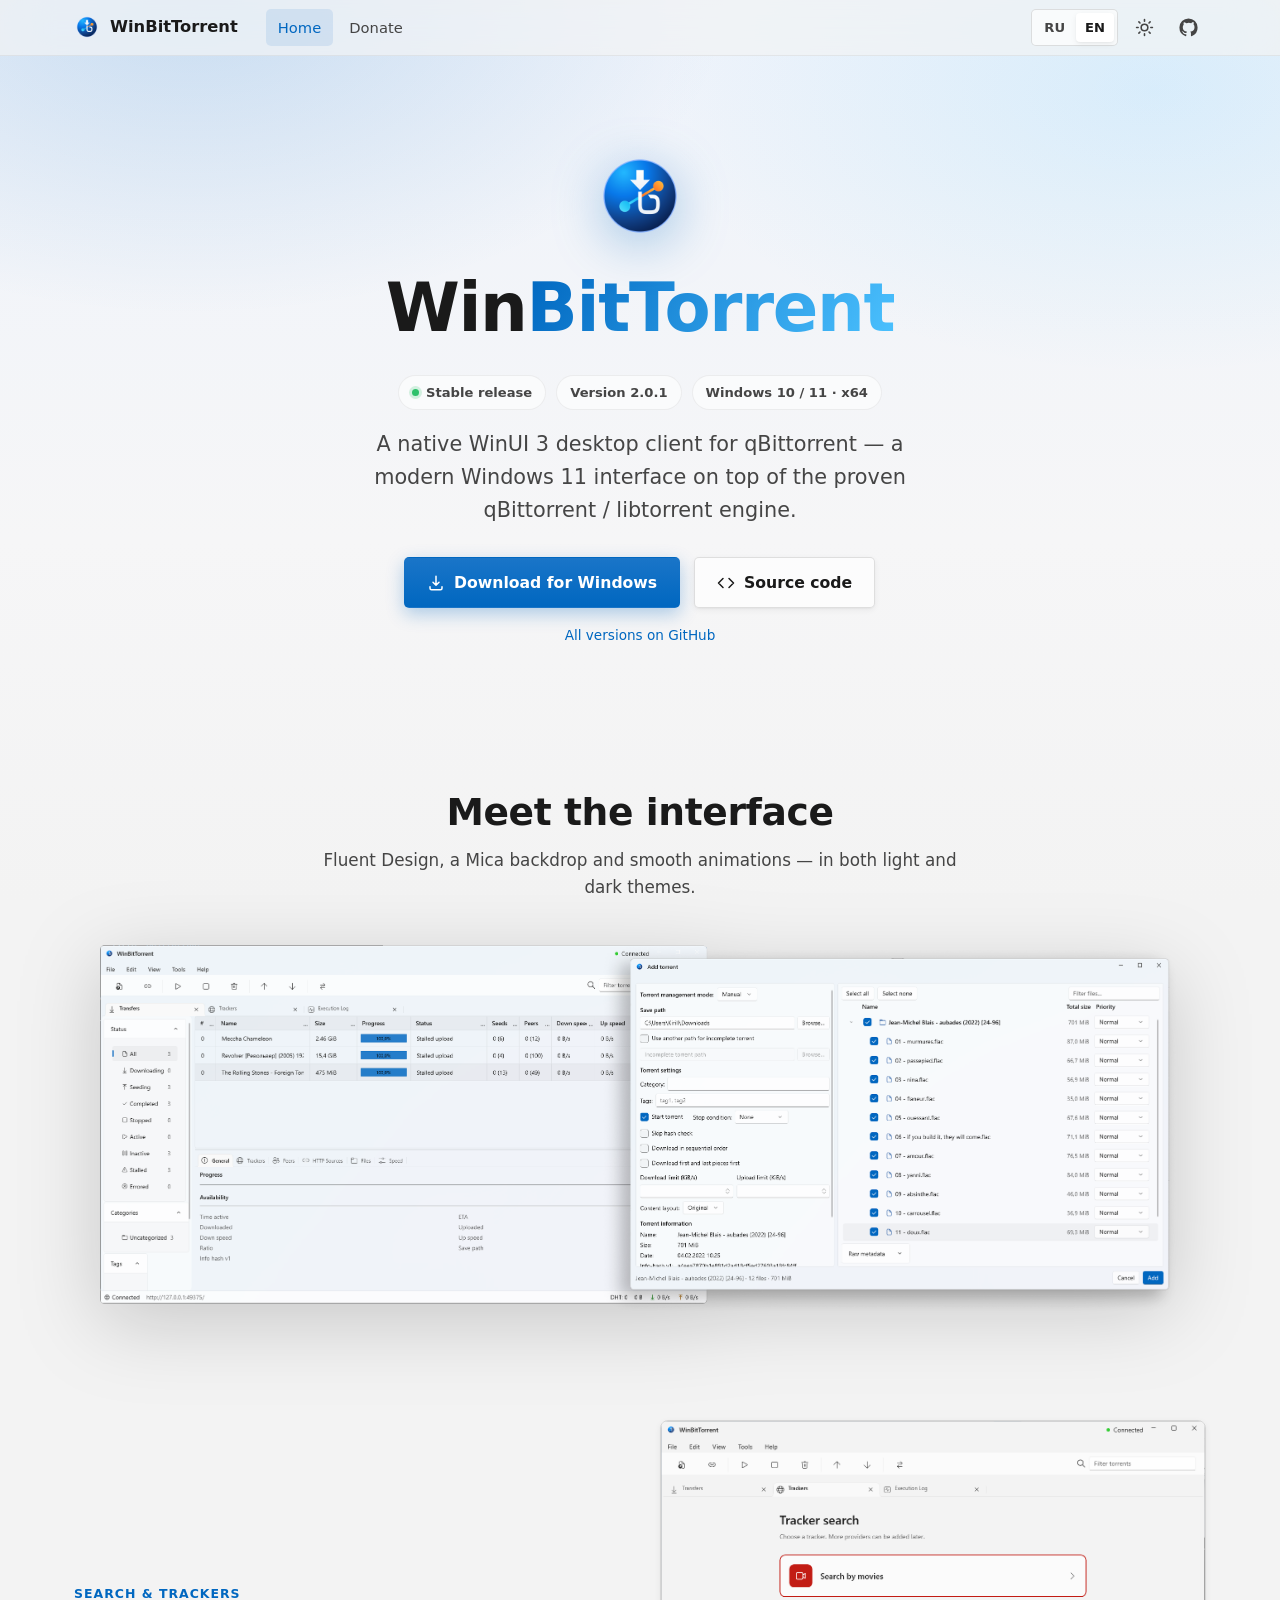
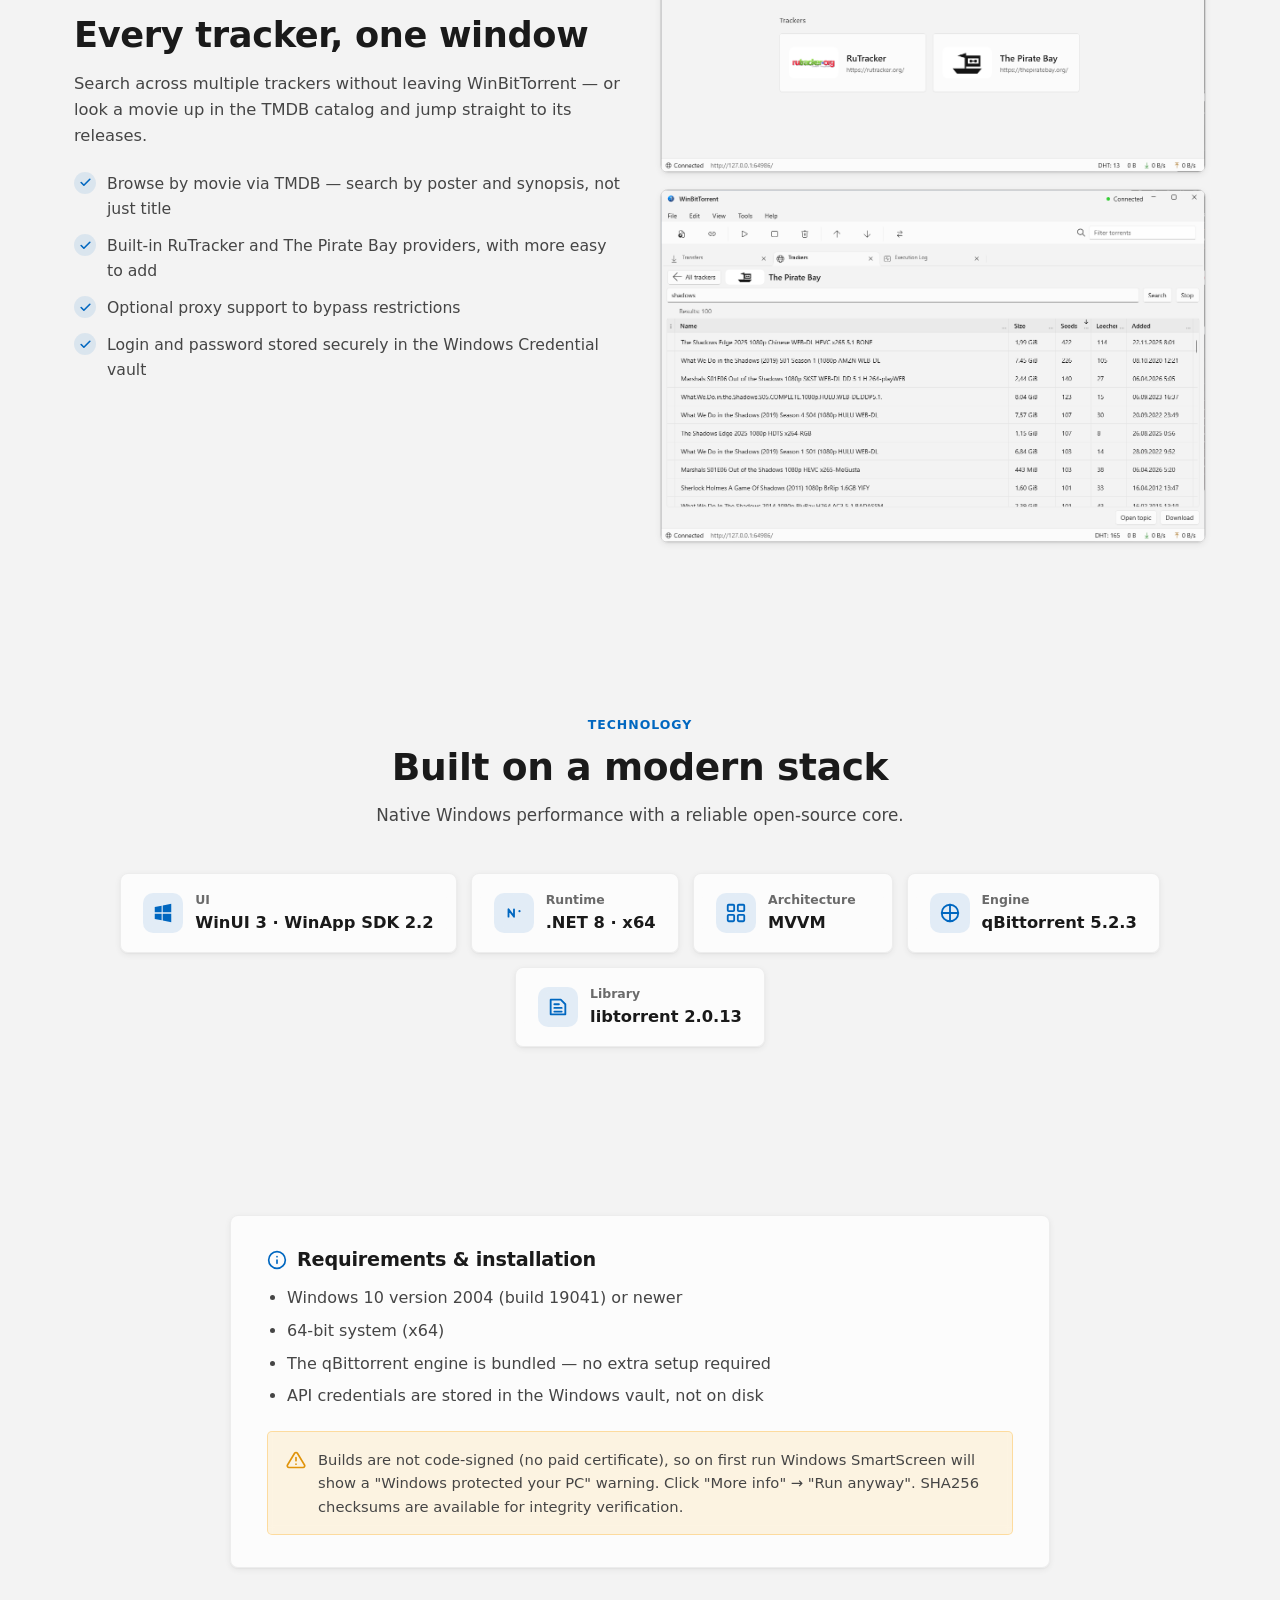
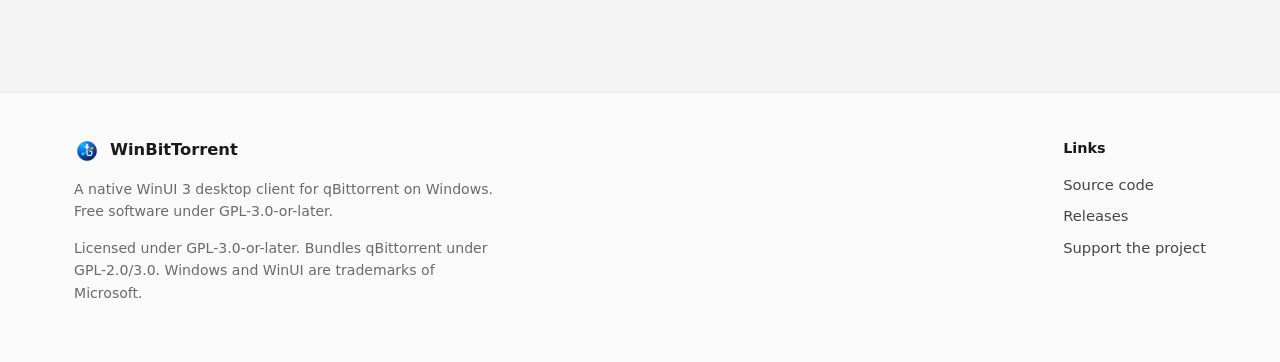
<file: index.html>
<!DOCTYPE html>
<html lang="ru" data-theme="light">
<head>
  <meta charset="UTF-8" />
  <meta name="viewport" content="width=device-width, initial-scale=1.0" />
  <title>WinBitTorrent — Нативный WinUI 3 клиент qBittorrent для Windows</title>
  <meta name="description" content="WinBitTorrent — нативный WinUI 3 клиент qBittorrent для Windows с интеграцией RuTracker, светлой и тёмной темами и интерфейсом в стиле Windows 11." />
  <meta name="theme-color" content="#f3f3f3" />
  <link rel="icon" href="assets/img/logo.png" type="image/png" />
  <link rel="preload" as="image" href="assets/img/screenshot-dark.png" />
  <link rel="stylesheet" href="assets/css/style.css" />
  <!-- Apply theme before paint to avoid flash -->
  <script>
    (function () {
      var q; try { q = new URLSearchParams(location.search).get("theme"); } catch (e) {}
      var ls; try { ls = localStorage.getItem("wbt-theme"); } catch (e) {}
      var s = (q === "light" || q === "dark") ? q : ls;
      var t = (s === "light" || s === "dark") ? s
        : (window.matchMedia("(prefers-color-scheme: dark)").matches ? "dark" : "light");
      document.documentElement.setAttribute("data-theme", t);
      if (q === "light" || q === "dark") { try { localStorage.setItem("wbt-theme", q); } catch (e) {} }
    })();
  </script>
</head>
<body>
  <div class="backdrop" aria-hidden="true"></div>

  <!-- ============================== NAV ============================== -->
  <header class="nav">
    <div class="container">
      <a class="brand" href="./">
        <img src="assets/img/logo.png" alt="WinBitTorrent" />
        <span>WinBitTorrent</span>
      </a>
      <nav class="nav-links">
        <a class="nav-link active" href="./" data-i18n="nav.home">Главная</a>
        <a class="nav-link" href="donate" data-i18n="nav.donate">Донаты</a>
      </nav>
      <div class="nav-tools">
        <div class="segmented seg-lang" role="group" aria-label="Language">
          <button type="button" data-lang="ru">RU</button>
          <button type="button" data-lang="en">EN</button>
        </div>
        <button class="icon-btn theme-toggle" type="button" aria-label="Toggle theme">
          <svg class="sun" viewBox="0 0 24 24" fill="none" stroke="currentColor" stroke-width="2" stroke-linecap="round">
            <circle cx="12" cy="12" r="4.2"/><path d="M12 2v2M12 20v2M2 12h2M20 12h2M4.9 4.9l1.4 1.4M17.7 17.7l1.4 1.4M19.1 4.9l-1.4 1.4M6.3 17.7l-1.4 1.4"/>
          </svg>
          <svg class="moon" viewBox="0 0 24 24" fill="currentColor">
            <path d="M21 12.8A9 9 0 1 1 11.2 3a7 7 0 0 0 9.8 9.8z"/>
          </svg>
        </button>
        <a class="icon-btn" href="https://github.com/Gorbachevvv/winBitTorrent" target="_blank" rel="noopener" aria-label="GitHub">
          <svg viewBox="0 0 24 24" fill="currentColor"><path d="M12 .5A11.5 11.5 0 0 0 .5 12a11.5 11.5 0 0 0 7.9 10.9c.6.1.8-.2.8-.5v-2c-3.2.7-3.9-1.4-3.9-1.4-.5-1.3-1.3-1.7-1.3-1.7-1-.7.1-.7.1-.7 1.2.1 1.8 1.2 1.8 1.2 1 1.8 2.8 1.3 3.5 1 .1-.8.4-1.3.7-1.6-2.6-.3-5.3-1.3-5.3-5.7 0-1.3.4-2.3 1.2-3.1-.1-.3-.5-1.5.1-3.1 0 0 1-.3 3.3 1.2a11.5 11.5 0 0 1 6 0C17.3 4.8 18.3 5.1 18.3 5.1c.6 1.6.2 2.8.1 3.1.8.8 1.2 1.8 1.2 3.1 0 4.4-2.7 5.4-5.3 5.7.4.4.8 1.1.8 2.2v3.3c0 .3.2.6.8.5A11.5 11.5 0 0 0 23.5 12 11.5 11.5 0 0 0 12 .5z"/></svg>
        </a>
      </div>
    </div>
  </header>

  <main>
    <!-- ============================= HERO ============================= -->
    <section class="hero">
      <div class="container">
        <img class="hero-logo" src="assets/img/logo.png" alt="WinBitTorrent" />
        <h1>Win<span class="grad">BitTorrent</span></h1>
        <div class="badge-row">
          <span class="pill"><span class="dot"></span><span data-i18n="hero.stable">Стабильный релиз</span></span>
          <span class="pill" data-i18n="hero.badge">Версия 1.0.0</span>
          <span class="pill">Windows 10 / 11 · x64</span>
        </div>
        <p class="tagline" data-i18n="hero.tagline">Нативный WinUI 3 клиент qBittorrent для Windows — современный интерфейс Windows 11 поверх проверенного движка qBittorrent / libtorrent.</p>
        <div class="hero-actions">
          <button class="btn btn-accent" type="button" id="download-trigger" aria-haspopup="dialog" aria-controls="dl-modal">
            <svg viewBox="0 0 24 24" fill="none" stroke="currentColor" stroke-width="2" stroke-linecap="round" stroke-linejoin="round"><path d="M12 3v12m0 0 4-4m-4 4-4-4M4 17v2a2 2 0 0 0 2 2h12a2 2 0 0 0 2-2v-2"/></svg>
            <span data-i18n="hero.download">Скачать для Windows</span>
          </button>
          <a class="btn btn-standard" href="https://github.com/Gorbachevvv/winBitTorrent" target="_blank" rel="noopener">
            <svg viewBox="0 0 24 24" fill="none" stroke="currentColor" stroke-width="2" stroke-linecap="round" stroke-linejoin="round"><path d="m16 18 6-6-6-6M8 6l-6 6 6 6"/></svg>
            <span data-i18n="hero.source">Исходный код</span>
          </a>
        </div>
        <div class="subdownloads">
          <a href="https://github.com/Gorbachevvv/winBitTorrent/releases" target="_blank" rel="noopener" data-i18n="hero.sub.all">Все версии на GitHub</a>
        </div>
      </div>
    </section>

    <!-- ========================= DOWNLOAD MODAL ======================== -->
    <div class="dl-modal-overlay" id="dl-modal-overlay" aria-hidden="true">
      <div class="dl-modal" role="dialog" aria-modal="true" aria-labelledby="dl-modal-title" id="dl-modal">
        <button class="dl-modal-close icon-btn" type="button" id="dl-modal-close" data-i18n-aria="dlmodal.close" aria-label="Закрыть">
          <svg viewBox="0 0 24 24" fill="none" stroke="currentColor" stroke-width="2" stroke-linecap="round" stroke-linejoin="round"><path d="M6 6l12 12M18 6 6 18"/></svg>
        </button>
        <div class="dl-modal-head">
          <div class="dl-modal-icon">
            <svg viewBox="0 0 24 24" fill="none" stroke="currentColor" stroke-width="2" stroke-linecap="round" stroke-linejoin="round"><path d="M12 3v12m0 0 4-4m-4 4-4-4M4 17v2a2 2 0 0 0 2 2h12a2 2 0 0 0 2-2v-2"/></svg>
          </div>
          <h2 id="dl-modal-title" data-i18n="dlmodal.title">Скачать WinBitTorrent</h2>
          <p data-i18n="dlmodal.subtitle">Версия {version} · Windows 10/11 · x64</p>
        </div>
        <div class="dl-options">
          <a class="dl-option" id="dl-modal-installer" href="https://github.com/Gorbachevvv/winBitTorrent/releases/download/v1.0.0/WinBitTorrent-1.0.0-setup.exe">
            <div class="dl-option-ico">
              <svg viewBox="0 0 24 24" fill="none" stroke="currentColor" stroke-width="2" stroke-linecap="round" stroke-linejoin="round"><rect x="4" y="2" width="16" height="20" rx="2"/><path d="M9 13h6M9 17h4"/><circle cx="12" cy="9" r="1.4" fill="currentColor" stroke="none"/></svg>
            </div>
            <div class="dl-option-txt">
              <h3 data-i18n="dlmodal.installer.t">Установщик</h3>
              <p data-i18n="dlmodal.installer.d">Рекомендуется для большинства. Устанавливает приложение и создаёт ярлыки.</p>
            </div>
            <div class="dl-option-meta">
              <span class="ext">.EXE</span>
              <span class="size" id="dl-modal-installer-size">109 МБ</span>
            </div>
            <svg class="chev" viewBox="0 0 24 24" fill="none" stroke="currentColor" stroke-width="2" stroke-linecap="round" stroke-linejoin="round"><path d="m9 6 6 6-6 6"/></svg>
          </a>
          <a class="dl-option" id="dl-modal-portable" href="https://github.com/Gorbachevvv/winBitTorrent/releases/download/v1.0.0/WinBitTorrent-1.0.0-portable.zip">
            <div class="dl-option-ico">
              <svg viewBox="0 0 24 24" fill="none" stroke="currentColor" stroke-width="2" stroke-linecap="round" stroke-linejoin="round"><rect x="3" y="7" width="18" height="14" rx="2"/><path d="M3 7l2-4h14l2 4"/><path d="M10 11h4"/></svg>
            </div>
            <div class="dl-option-txt">
              <h3 data-i18n="dlmodal.portable.t">Портативная версия</h3>
              <p data-i18n="dlmodal.portable.d">Не требует установки — распакуйте архив и запускайте из любой папки.</p>
            </div>
            <div class="dl-option-meta">
              <span class="ext">.ZIP</span>
              <span class="size" id="dl-modal-portable-size">154 МБ</span>
            </div>
            <svg class="chev" viewBox="0 0 24 24" fill="none" stroke="currentColor" stroke-width="2" stroke-linecap="round" stroke-linejoin="round"><path d="m9 6 6 6-6 6"/></svg>
          </a>
        </div>
        <div class="dl-modal-foot">
          <svg viewBox="0 0 24 24" fill="none" stroke="currentColor" stroke-width="2" stroke-linecap="round" stroke-linejoin="round"><path d="M12 22s8-4 8-10V5l-8-3-8 3v7c0 6 8 10 8 10z"/></svg>
          <span data-i18n="dlmodal.note">Контрольные суммы SHA256 доступны на странице релиза.</span>
        </div>
      </div>
    </div>

    <!-- ========================== SCREENSHOTS ======================== -->
    <section class="section showcase" id="screenshots">
      <div class="container">
        <div class="section-head reveal">
          <h2 data-i18n="shots.title">Знакомьтесь с интерфейсом</h2>
          <p data-i18n="shots.subtitle">Fluent Design, слой Mica, плавные анимации — и светлая, и тёмная темы.</p>
        </div>
        <div class="showcase-shot reveal">
          <img class="shot-dark" src="assets/img/screenshot-dark.png" alt="WinBitTorrent — тёмная тема" loading="lazy" />
          <img class="shot-light" src="assets/img/screenshot-light.png" alt="WinBitTorrent — светлая тема" loading="lazy" />
        </div>
      </div>
    </section>

    <!-- =========================== TRACKERS ============================ -->
    <section class="section" id="trackers">
      <div class="container">
        <div class="split">
          <div class="txt reveal">
            <span class="eyebrow" data-i18n="trk.eyebrow">Поиск и трекеры</span>
            <h2 data-i18n="trk.title">Все трекеры — в одном окне</h2>
            <p data-i18n="trk.desc">Ищите раздачи сразу по нескольким трекерам, не покидая WinBitTorrent, — а если ищете фильм, найдите его в каталоге TMDB и сразу перейдите к раздачам.</p>
            <ul class="check-list">
              <li><span class="ck"><svg viewBox="0 0 24 24" fill="none" stroke="currentColor" stroke-width="3" stroke-linecap="round" stroke-linejoin="round"><path d="M20 6 9 17l-5-5"/></svg></span><span data-i18n="trk.p1">Поиск по каталогу фильмов через TMDB — по постеру и описанию, а не только по названию</span></li>
              <li><span class="ck"><svg viewBox="0 0 24 24" fill="none" stroke="currentColor" stroke-width="3" stroke-linecap="round" stroke-linejoin="round"><path d="M20 6 9 17l-5-5"/></svg></span><span data-i18n="trk.p2">Встроенные провайдеры RuTracker и The Pirate Bay, с возможностью добавить другие</span></li>
              <li><span class="ck"><svg viewBox="0 0 24 24" fill="none" stroke="currentColor" stroke-width="3" stroke-linecap="round" stroke-linejoin="round"><path d="M20 6 9 17l-5-5"/></svg></span><span data-i18n="trk.p3">Опциональная поддержка прокси для обхода блокировок</span></li>
              <li><span class="ck"><svg viewBox="0 0 24 24" fill="none" stroke="currentColor" stroke-width="3" stroke-linecap="round" stroke-linejoin="round"><path d="M20 6 9 17l-5-5"/></svg></span><span data-i18n="trk.p4">Безопасное хранение логина и пароля в хранилище учётных данных Windows</span></li>
            </ul>
          </div>
          <div class="ru-shots reveal">
            <img class="shot-dark" src="assets/img/rutracker-1.png" alt="Выбор трекера в WinBitTorrent" loading="lazy" />
            <img class="shot-light" src="assets/img/rutracker-1-light.png" alt="Выбор трекера в WinBitTorrent" loading="lazy" />
            <img class="shot-dark" src="assets/img/rutracker-2.png" alt="Результаты поиска RuTracker в WinBitTorrent" loading="lazy" />
            <img class="shot-light" src="assets/img/rutracker-2-light.png" alt="Результаты поиска RuTracker в WinBitTorrent" loading="lazy" />
          </div>
        </div>
      </div>
    </section>

    <!-- ============================= TECH ============================= -->
    <section class="section" id="tech">
      <div class="container">
        <div class="section-head reveal">
          <span class="eyebrow" data-i18n="tech.eyebrow">Технологии</span>
          <h2 data-i18n="tech.title">Построено на современном стеке</h2>
          <p data-i18n="tech.subtitle">Нативная производительность Windows и надёжное ядро с открытым исходным кодом.</p>
        </div>
        <div class="tech-row reveal">
          <div class="tech-chip card">
            <div class="tech-ico"><svg viewBox="0 0 24 24" fill="currentColor"><path d="M3 5.5 10.5 4v7.2H3zM10.5 12.8V20L3 18.5v-5.7zM11.7 3.8 21 2v9.2h-9.3zM21 12.8V22l-9.3-1.8v-7.4z"/></svg></div>
            <div><div class="k" data-i18n="tech.ui">Интерфейс</div><div class="v">WinUI 3 · WinApp SDK 2.2</div></div>
          </div>
          <div class="tech-chip card">
            <div class="tech-ico"><svg viewBox="0 0 24 24" fill="none" stroke="currentColor" stroke-width="2" stroke-linecap="round" stroke-linejoin="round"><path d="M6 8v8M6 8l6 8V8"/><circle cx="18" cy="10" r="1.2" fill="currentColor" stroke="none"/></svg></div>
            <div><div class="k" data-i18n="tech.runtime">Среда</div><div class="v">.NET 8 · x64</div></div>
          </div>
          <div class="tech-chip card">
            <div class="tech-ico"><svg viewBox="0 0 24 24" fill="none" stroke="currentColor" stroke-width="2" stroke-linecap="round" stroke-linejoin="round"><rect x="3" y="3" width="7" height="7" rx="1"/><rect x="14" y="3" width="7" height="7" rx="1"/><rect x="3" y="14" width="7" height="7" rx="1"/><rect x="14" y="14" width="7" height="7" rx="1"/></svg></div>
            <div><div class="k" data-i18n="tech.arch">Архитектура</div><div class="v">MVVM</div></div>
          </div>
          <div class="tech-chip card">
            <div class="tech-ico"><svg viewBox="0 0 24 24" fill="none" stroke="currentColor" stroke-width="2" stroke-linecap="round" stroke-linejoin="round"><circle cx="12" cy="12" r="9"/><path d="M12 3v18M3 12h18"/></svg></div>
            <div><div class="k" data-i18n="tech.engine">Движок</div><div class="v">qBittorrent 5.2.3</div></div>
          </div>
          <div class="tech-chip card">
            <div class="tech-ico"><svg viewBox="0 0 24 24" fill="none" stroke="currentColor" stroke-width="2" stroke-linecap="round" stroke-linejoin="round"><path d="M4 4h11l5 5v11H4z"/><path d="M8 9h5M8 13h8M8 17h8"/></svg></div>
            <div><div class="k" data-i18n="tech.lib">Библиотека</div><div class="v">libtorrent 2.0.13</div></div>
          </div>
        </div>
      </div>
    </section>

    <!-- ========================= REQUIREMENTS ======================== -->
    <section class="section" id="requirements">
      <div class="container">
        <div class="info-card card reveal">
          <h3>
            <svg viewBox="0 0 24 24" fill="none" stroke="currentColor" stroke-width="2" stroke-linecap="round" stroke-linejoin="round"><circle cx="12" cy="12" r="10"/><path d="M12 16v-4M12 8h.01"/></svg>
            <span data-i18n="req.title">Системные требования и установка</span>
          </h3>
          <ul>
            <li data-i18n="req.r1">Windows 10 версии 2004 (сборка 19041) или новее</li>
            <li data-i18n="req.r2">64-разрядная система (x64)</li>
            <li data-i18n="req.r3">Движок qBittorrent уже встроен — дополнительная настройка не нужна</li>
            <li data-i18n="req.r4">Учётные данные API хранятся в хранилище Windows, а не на диске</li>
          </ul>
          <div class="warn">
            <svg viewBox="0 0 24 24" fill="none" stroke="currentColor" stroke-width="2" stroke-linecap="round" stroke-linejoin="round"><path d="M10.3 3.9 1.8 18a2 2 0 0 0 1.7 3h17a2 2 0 0 0 1.7-3L13.7 3.9a2 2 0 0 0-3.4 0z"/><path d="M12 9v4M12 17h.01"/></svg>
            <span data-i18n="req.warn">Сборки не подписаны сертификатом (платный сертификат отсутствует), поэтому при первом запуске Windows SmartScreen покажет предупреждение «Система Windows защитила ваш компьютер». Нажмите «Подробнее» → «Выполнить в любом случае». Для проверки целостности доступны контрольные суммы SHA256.</span>
          </div>
        </div>
      </div>
    </section>
  </main>

  <!-- ============================= FOOTER ============================ -->
  <footer class="footer">
    <div class="container">
      <div>
        <a class="brand" href="./"><img src="assets/img/logo.png" alt="" /><span>WinBitTorrent</span></a>
        <p class="muted" data-i18n="footer.desc">Нативный WinUI 3 клиент qBittorrent для Windows. Свободное ПО под лицензией GPL-3.0-or-later.</p>
        <p class="muted" data-i18n="footer.license">Лицензия GPL-3.0-or-later. Включает qBittorrent под GPL-2.0/3.0. Windows и WinUI — товарные знаки Microsoft.</p>
      </div>
      <div class="flinks">
        <strong data-i18n="footer.links" style="color:var(--text-1);font-size:.9rem;margin-bottom:4px;">Ссылки</strong>
        <a href="https://github.com/Gorbachevvv/winBitTorrent" target="_blank" rel="noopener" data-i18n="footer.source">Исходный код</a>
        <a href="https://github.com/Gorbachevvv/winBitTorrent/releases" target="_blank" rel="noopener" data-i18n="footer.releases">Релизы</a>
        <a href="donate" data-i18n="footer.donate">Поддержать проект</a>
      </div>
    </div>
  </footer>

  <script src="assets/js/i18n.js"></script>
  <script src="assets/js/main.js"></script>
</body>
</html>
</file>
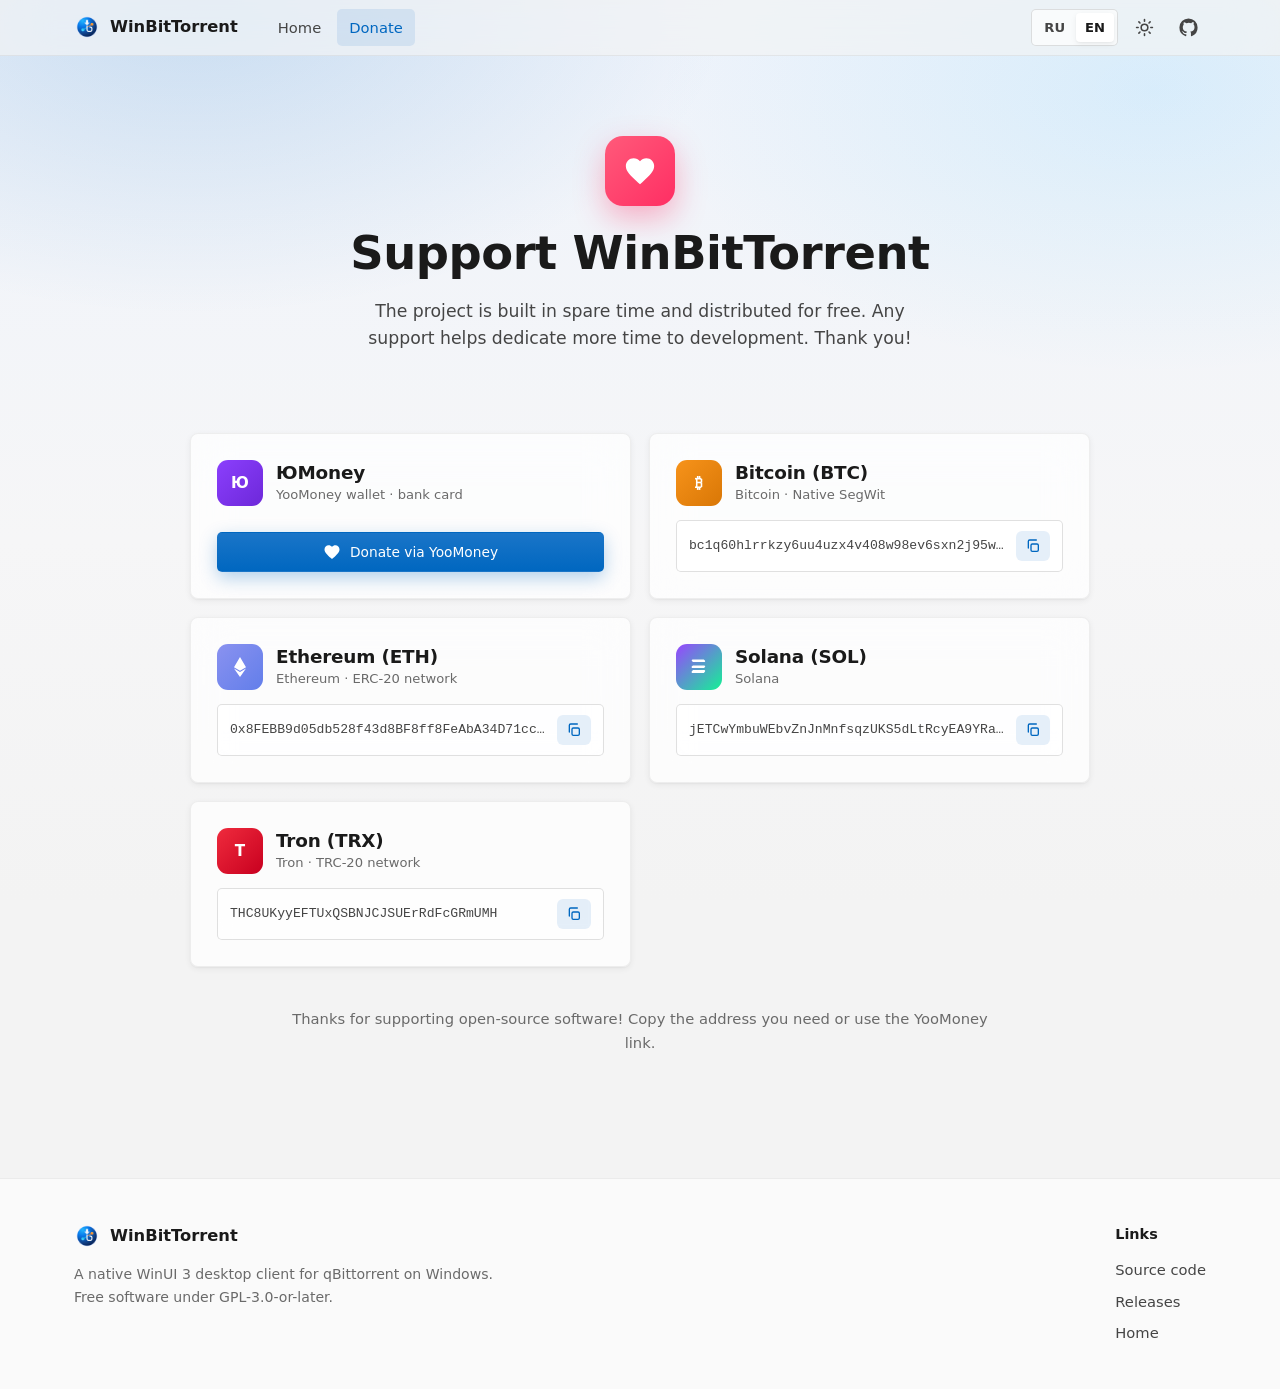
<file: donate.html>
<!DOCTYPE html>
<html lang="ru" data-theme="light">
<head>
  <meta charset="UTF-8" />
  <meta name="viewport" content="width=device-width, initial-scale=1.0" />
  <title>Поддержать WinBitTorrent — Донаты</title>
  <meta name="description" content="Поддержите разработку WinBitTorrent — нативного WinUI 3 клиента qBittorrent для Windows." />
  <meta name="theme-color" content="#f3f3f3" />
  <link rel="icon" href="assets/img/logo.png" type="image/png" />
  <link rel="stylesheet" href="assets/css/style.css" />
  <script>
    (function () {
      var q; try { q = new URLSearchParams(location.search).get("theme"); } catch (e) {}
      var ls; try { ls = localStorage.getItem("wbt-theme"); } catch (e) {}
      var s = (q === "light" || q === "dark") ? q : ls;
      var t = (s === "light" || s === "dark") ? s
        : (window.matchMedia("(prefers-color-scheme: dark)").matches ? "dark" : "light");
      document.documentElement.setAttribute("data-theme", t);
      if (q === "light" || q === "dark") { try { localStorage.setItem("wbt-theme", q); } catch (e) {} }
    })();
  </script>
</head>
<body>
  <div class="backdrop" aria-hidden="true"></div>

  <!-- ============================== NAV ============================== -->
  <header class="nav">
    <div class="container">
      <a class="brand" href="./">
        <img src="assets/img/logo.png" alt="WinBitTorrent" />
        <span>WinBitTorrent</span>
      </a>
      <nav class="nav-links">
        <a class="nav-link" href="./" data-i18n="nav.home">Главная</a>
        <a class="nav-link active" href="donate" data-i18n="nav.donate">Донаты</a>
      </nav>
      <div class="nav-tools">
        <div class="segmented seg-lang" role="group" aria-label="Language">
          <button type="button" data-lang="ru">RU</button>
          <button type="button" data-lang="en">EN</button>
        </div>
        <button class="icon-btn theme-toggle" type="button" aria-label="Toggle theme">
          <svg class="sun" viewBox="0 0 24 24" fill="none" stroke="currentColor" stroke-width="2" stroke-linecap="round">
            <circle cx="12" cy="12" r="4.2"/><path d="M12 2v2M12 20v2M2 12h2M20 12h2M4.9 4.9l1.4 1.4M17.7 17.7l1.4 1.4M19.1 4.9l-1.4 1.4M6.3 17.7l-1.4 1.4"/>
          </svg>
          <svg class="moon" viewBox="0 0 24 24" fill="currentColor">
            <path d="M21 12.8A9 9 0 1 1 11.2 3a7 7 0 0 0 9.8 9.8z"/>
          </svg>
        </button>
        <a class="icon-btn" href="https://github.com/Gorbachevvv/winBitTorrent" target="_blank" rel="noopener" aria-label="GitHub">
          <svg viewBox="0 0 24 24" fill="currentColor"><path d="M12 .5A11.5 11.5 0 0 0 .5 12a11.5 11.5 0 0 0 7.9 10.9c.6.1.8-.2.8-.5v-2c-3.2.7-3.9-1.4-3.9-1.4-.5-1.3-1.3-1.7-1.3-1.7-1-.7.1-.7.1-.7 1.2.1 1.8 1.2 1.8 1.2 1 1.8 2.8 1.3 3.5 1 .1-.8.4-1.3.7-1.6-2.6-.3-5.3-1.3-5.3-5.7 0-1.3.4-2.3 1.2-3.1-.1-.3-.5-1.5.1-3.1 0 0 1-.3 3.3 1.2a11.5 11.5 0 0 1 6 0C17.3 4.8 18.3 5.1 18.3 5.1c.6 1.6.2 2.8.1 3.1.8.8 1.2 1.8 1.2 3.1 0 4.4-2.7 5.4-5.3 5.7.4.4.8 1.1.8 2.2v3.3c0 .3.2.6.8.5A11.5 11.5 0 0 0 23.5 12 11.5 11.5 0 0 0 12 .5z"/></svg>
        </a>
      </div>
    </div>
  </header>

  <main>
    <section class="donate-hero">
      <div class="container">
        <div class="heart">
          <svg viewBox="0 0 24 24" fill="currentColor"><path d="M12 21.35l-1.45-1.32C5.4 15.36 2 12.28 2 8.5 2 5.42 4.42 3 7.5 3c1.74 0 3.41.81 4.5 2.09C13.09 3.81 14.76 3 16.5 3 19.58 3 22 5.42 22 8.5c0 3.78-3.4 6.86-8.55 11.54L12 21.35z"/></svg>
        </div>
        <h1 data-i18n="donate.title">Поддержать WinBitTorrent</h1>
        <p data-i18n="donate.sub">Проект развивается в свободное время и распространяется бесплатно. Любая поддержка помогает выделять больше времени на разработку. Спасибо!</p>
      </div>
    </section>

    <section class="section" style="padding-top:20px;">
      <div class="container">
        <div class="donate-grid">
          <!-- YooMoney -->
          <div class="donate-card card reveal">
            <div class="top">
              <div class="brand-ico yoo">Ю</div>
              <div>
                <h3>ЮMoney</h3>
                <div class="sub" data-i18n="donate.yoo.sub">Кошелёк ЮMoney · банковская карта</div>
              </div>
            </div>
            <a class="btn btn-accent btn-sm donate-btn" href="https://yoomoney.ru/to/4100119578642236" target="_blank" rel="noopener">
              <svg viewBox="0 0 24 24" fill="currentColor"><path d="M12 21.35l-1.45-1.32C5.4 15.36 2 12.28 2 8.5 2 5.42 4.42 3 7.5 3c1.74 0 3.41.81 4.5 2.09C13.09 3.81 14.76 3 16.5 3 19.58 3 22 5.42 22 8.5c0 3.78-3.4 6.86-8.55 11.54L12 21.35z"/></svg>
              <span data-i18n="donate.yoo.btn">Поддержать через ЮMoney</span>
            </a>
          </div>

          <!-- Bitcoin -->
          <div class="donate-card card reveal">
            <div class="top">
              <div class="brand-ico btc">₿</div>
              <div>
                <h3>Bitcoin (BTC)</h3>
                <div class="sub" data-i18n="donate.btc.sub">Bitcoin · Native SegWit</div>
              </div>
            </div>
            <div class="copy-field">
              <code>bc1q60hlrrkzy6uu4uzx4v408w98ev6sxn2j95wxy4</code>
              <button class="copy-btn" type="button" data-copy="bc1q60hlrrkzy6uu4uzx4v408w98ev6sxn2j95wxy4" aria-label="Скопировать">
                <svg viewBox="0 0 24 24" fill="none" stroke="currentColor" stroke-width="2" stroke-linecap="round" stroke-linejoin="round"><rect x="9" y="9" width="11" height="11" rx="2"/><path d="M5 15V5a2 2 0 0 1 2-2h10"/></svg>
              </button>
            </div>
          </div>

          <!-- Ethereum -->
          <div class="donate-card card reveal">
            <div class="top">
              <div class="brand-ico eth"><svg viewBox="0 0 24 24" fill="currentColor"><path d="M12 2 6 12.2l6 3.5 6-3.5L12 2zM6 13.4l6 8.6 6-8.6-6 3.5-6-3.5z"/></svg></div>
              <div>
                <h3>Ethereum (ETH)</h3>
                <div class="sub" data-i18n="donate.eth.sub">Ethereum · сеть ERC-20</div>
              </div>
            </div>
            <div class="copy-field">
              <code>0x8FEBB9d05db528f43d8BF8ff8FeAbA34D71ccd4f</code>
              <button class="copy-btn" type="button" data-copy="0x8FEBB9d05db528f43d8BF8ff8FeAbA34D71ccd4f" aria-label="Скопировать">
                <svg viewBox="0 0 24 24" fill="none" stroke="currentColor" stroke-width="2" stroke-linecap="round" stroke-linejoin="round"><rect x="9" y="9" width="11" height="11" rx="2"/><path d="M5 15V5a2 2 0 0 1 2-2h10"/></svg>
              </button>
            </div>
          </div>

          <!-- Solana -->
          <div class="donate-card card reveal">
            <div class="top">
              <div class="brand-ico sol"><svg viewBox="0 0 24 24" fill="currentColor"><path d="M6 7.5h11.2a1 1 0 0 1 .7 1.7L16.8 10H5.6a1 1 0 0 1-.7-1.7L6 7.5zm0 4.5h11.2a1 1 0 0 1 .7 1.7L16.8 15H5.6a1 1 0 0 1-.7-1.7L6 12zm-1.1-9 1.1 1.1h11.2a1 1 0 0 0 .7-1.7L16.8 1.5H5.6a1 1 0 0 0-.7 1.5z" transform="translate(0 3)"/></svg></div>
              <div>
                <h3>Solana (SOL)</h3>
                <div class="sub" data-i18n="donate.sol.sub">Solana</div>
              </div>
            </div>
            <div class="copy-field">
              <code>jETCwYmbuWEbvZnJnMnfsqzUKS5dLtRcyEA9YRa9pUF</code>
              <button class="copy-btn" type="button" data-copy="jETCwYmbuWEbvZnJnMnfsqzUKS5dLtRcyEA9YRa9pUF" aria-label="Скопировать">
                <svg viewBox="0 0 24 24" fill="none" stroke="currentColor" stroke-width="2" stroke-linecap="round" stroke-linejoin="round"><rect x="9" y="9" width="11" height="11" rx="2"/><path d="M5 15V5a2 2 0 0 1 2-2h10"/></svg>
              </button>
            </div>
          </div>

          <!-- Tron -->
          <div class="donate-card card reveal">
            <div class="top">
              <div class="brand-ico trx">T</div>
              <div>
                <h3>Tron (TRX)</h3>
                <div class="sub" data-i18n="donate.trx.sub">Tron · сеть TRC-20</div>
              </div>
            </div>
            <div class="copy-field">
              <code>THC8UKyyEFTUxQSBNJCJSUErRdFcGRmUMH</code>
              <button class="copy-btn" type="button" data-copy="THC8UKyyEFTUxQSBNJCJSUErRdFcGRmUMH" aria-label="Скопировать">
                <svg viewBox="0 0 24 24" fill="none" stroke="currentColor" stroke-width="2" stroke-linecap="round" stroke-linejoin="round"><rect x="9" y="9" width="11" height="11" rx="2"/><path d="M5 15V5a2 2 0 0 1 2-2h10"/></svg>
              </button>
            </div>
          </div>
        </div>

        <p class="donate-note reveal" data-i18n="donate.note">Спасибо за поддержку проекта с открытым исходным кодом! Скопируйте нужный адрес или воспользуйтесь ссылкой ЮMoney.</p>
      </div>
    </section>
  </main>

  <footer class="footer">
    <div class="container">
      <div>
        <a class="brand" href="./"><img src="assets/img/logo.png" alt="" /><span>WinBitTorrent</span></a>
        <p class="muted" data-i18n="footer.desc">Нативный WinUI 3 клиент qBittorrent для Windows. Свободное ПО под лицензией GPL-3.0-or-later.</p>
      </div>
      <div class="flinks">
        <strong data-i18n="footer.links" style="color:var(--text-1);font-size:.9rem;margin-bottom:4px;">Ссылки</strong>
        <a href="https://github.com/Gorbachevvv/winBitTorrent" target="_blank" rel="noopener" data-i18n="footer.source">Исходный код</a>
        <a href="https://github.com/Gorbachevvv/winBitTorrent/releases" target="_blank" rel="noopener" data-i18n="footer.releases">Релизы</a>
        <a href="./" data-i18n="nav.home">Главная</a>
      </div>
    </div>
  </footer>

  <script src="assets/js/i18n.js"></script>
  <script src="assets/js/main.js"></script>
</body>
</html>
</file>
<file: assets/css/style.css>
/* =========================================================================
   WinBitTorrent — Fluent / WinUI 3 design system
   ========================================================================= */

/* ----------------------------- Design tokens ---------------------------- */
:root {
  /* Shape */
  --radius-control: 5px;
  --radius-card: 8px;
  --radius-large: 12px;

  /* Motion */
  --ease-standard: cubic-bezier(0.16, 1, 0.3, 1);
  --ease-decel: cubic-bezier(0.1, 0.9, 0.2, 1);
  --dur-fast: 120ms;
  --dur-med: 240ms;
  --dur-slow: 420ms;

  /* Typography */
  --font: "Segoe UI Variable", "Segoe UI", system-ui, -apple-system,
    "Segoe UI Emoji", Roboto, Helvetica, Arial, sans-serif;

  /* Layout */
  --maxw: 1180px;
  --nav-h: 56px;

  color-scheme: light dark;
}

/* Light theme (Fluent light) */
:root,
:root[data-theme="light"] {
  --accent: #0067c0;
  --accent-hover: #1a75c8;
  --accent-press: #005ba1;
  --accent-text: #ffffff;
  --accent-soft: rgba(0, 103, 192, 0.10);

  --bg-base: #f3f3f3;
  --bg-grad-1: #eef3fb;
  --bg-grad-2: #f6f6f7;
  --bg-blob-1: rgba(0, 103, 192, 0.16);
  --bg-blob-2: rgba(76, 194, 255, 0.14);

  --layer: rgba(255, 255, 255, 0.72);
  --layer-solid: #ffffff;
  --layer-alt: rgba(255, 255, 255, 0.55);
  --card-border: rgba(0, 0, 0, 0.06);
  --card-border-strong: rgba(0, 0, 0, 0.12);

  --text-1: #1a1a1a;
  --text-2: #454545;
  --text-3: #6a6a6a;

  --control-bg: rgba(255, 255, 255, 0.70);
  --control-bg-hover: rgba(249, 249, 249, 0.9);
  --control-border: rgba(0, 0, 0, 0.12);

  --shadow-card: 0 2px 6px rgba(0, 0, 0, 0.06), 0 1px 2px rgba(0, 0, 0, 0.04);
  --shadow-raised: 0 12px 32px rgba(0, 0, 0, 0.12), 0 3px 8px rgba(0, 0, 0, 0.06);
  --shadow-accent: 0 6px 18px rgba(0, 103, 192, 0.30);

  --nav-bg: rgba(243, 243, 243, 0.72);
}

/* Dark theme (Fluent dark) */
:root[data-theme="dark"] {
  --accent: #4cc2ff;
  --accent-hover: #5ec8ff;
  --accent-press: #3aa6e0;
  --accent-text: #00243d;
  --accent-soft: rgba(76, 194, 255, 0.12);

  --bg-base: #1f1f22;
  --bg-grad-1: #23262d;
  --bg-grad-2: #1b1b1e;
  --bg-blob-1: rgba(76, 194, 255, 0.16);
  --bg-blob-2: rgba(0, 103, 192, 0.20);

  --layer: rgba(44, 44, 48, 0.62);
  --layer-solid: #2b2b2f;
  --layer-alt: rgba(255, 255, 255, 0.045);
  --card-border: rgba(255, 255, 255, 0.08);
  --card-border-strong: rgba(255, 255, 255, 0.14);

  --text-1: #f4f4f5;
  --text-2: #c8c8ca;
  --text-3: #9a9a9d;

  --control-bg: rgba(255, 255, 255, 0.06);
  --control-bg-hover: rgba(255, 255, 255, 0.09);
  --control-border: rgba(255, 255, 255, 0.10);

  --shadow-card: 0 2px 8px rgba(0, 0, 0, 0.35);
  --shadow-raised: 0 16px 40px rgba(0, 0, 0, 0.55), 0 4px 10px rgba(0, 0, 0, 0.4);
  --shadow-accent: 0 6px 20px rgba(76, 194, 255, 0.28);

  --nav-bg: rgba(31, 31, 34, 0.68);
}

/* ------------------------------- Base ----------------------------------- */
* {
  box-sizing: border-box;
}

html {
  scroll-behavior: smooth;
  scroll-padding-top: calc(var(--nav-h) + 12px);
}

body {
  margin: 0;
  font-family: var(--font);
  color: var(--text-1);
  background: var(--bg-base);
  line-height: 1.6;
  -webkit-font-smoothing: antialiased;
  text-rendering: optimizeLegibility;
  overflow-x: hidden;
  transition: background var(--dur-med) var(--ease-standard),
    color var(--dur-med) var(--ease-standard);
}

/* Mica-like layered backdrop */
.backdrop {
  position: fixed;
  inset: 0;
  z-index: -1;
  background:
    radial-gradient(60% 50% at 15% 0%, var(--bg-blob-1), transparent 70%),
    radial-gradient(55% 45% at 90% 10%, var(--bg-blob-2), transparent 70%),
    linear-gradient(180deg, var(--bg-grad-1), var(--bg-grad-2) 60%, var(--bg-base));
  transition: background var(--dur-slow) var(--ease-standard);
}

img {
  max-width: 100%;
  display: block;
}

a {
  color: var(--accent);
  text-decoration: none;
}
a:hover {
  text-decoration: underline;
}

h1, h2, h3 {
  line-height: 1.2;
  letter-spacing: -0.01em;
  margin: 0;
}

.container {
  width: 100%;
  max-width: var(--maxw);
  margin: 0 auto;
  padding: 0 24px;
}

.section {
  padding: 84px 0;
}
.section-head {
  max-width: 640px;
  margin: 0 auto 44px;
  text-align: center;
}
.section-head h2 {
  font-size: clamp(1.7rem, 3.6vw, 2.35rem);
  font-weight: 650;
}
.section-head p {
  color: var(--text-2);
  font-size: 1.05rem;
  margin: 12px 0 0;
}
.eyebrow {
  display: inline-block;
  font-size: 0.78rem;
  font-weight: 600;
  letter-spacing: 0.08em;
  text-transform: uppercase;
  color: var(--accent);
  margin-bottom: 10px;
}

/* ------------------------------ Nav bar --------------------------------- */
.nav {
  position: sticky;
  top: 0;
  z-index: 100;
  height: var(--nav-h);
  display: flex;
  align-items: center;
  background: var(--nav-bg);
  backdrop-filter: saturate(160%) blur(24px);
  -webkit-backdrop-filter: saturate(160%) blur(24px);
  border-bottom: 1px solid var(--card-border);
}
.nav .container {
  display: flex;
  align-items: center;
  gap: 16px;
}
.brand {
  display: flex;
  align-items: center;
  gap: 10px;
  font-weight: 650;
  color: var(--text-1);
  font-size: 1.02rem;
}
.brand:hover {
  text-decoration: none;
}
.brand img {
  width: 26px;
  height: 26px;
}
.nav-links {
  display: flex;
  gap: 4px;
  margin-left: 12px;
}
.nav-link {
  color: var(--text-2);
  padding: 7px 12px;
  border-radius: var(--radius-control);
  font-size: 0.92rem;
  font-weight: 500;
  transition: background var(--dur-fast), color var(--dur-fast);
}
.nav-link:hover {
  background: var(--control-bg-hover);
  color: var(--text-1);
  text-decoration: none;
}
.nav-link.active {
  color: var(--accent);
  background: var(--accent-soft);
}
.nav-tools {
  margin-left: auto;
  display: flex;
  align-items: center;
  gap: 8px;
}

/* Segmented control (language) */
.segmented {
  display: inline-flex;
  padding: 3px;
  gap: 2px;
  border-radius: var(--radius-control);
  background: var(--control-bg);
  border: 1px solid var(--control-border);
}
.segmented button {
  border: 0;
  background: transparent;
  color: var(--text-2);
  font: inherit;
  font-size: 0.82rem;
  font-weight: 600;
  padding: 4px 9px;
  border-radius: 4px;
  cursor: pointer;
  transition: background var(--dur-fast), color var(--dur-fast);
}
.segmented button.active {
  background: var(--layer-solid);
  color: var(--text-1);
  box-shadow: var(--shadow-card);
}
:root[data-theme="dark"] .segmented button.active {
  background: rgba(255, 255, 255, 0.14);
}

/* Icon button (theme toggle, github) */
.icon-btn {
  width: 36px;
  height: 36px;
  display: grid;
  place-items: center;
  border-radius: var(--radius-control);
  border: 1px solid transparent;
  background: transparent;
  color: var(--text-2);
  cursor: pointer;
  transition: background var(--dur-fast), color var(--dur-fast), transform var(--dur-fast);
}
.icon-btn:hover {
  background: var(--control-bg-hover);
  color: var(--text-1);
}
.icon-btn:active {
  transform: scale(0.92);
}
.icon-btn svg {
  width: 19px;
  height: 19px;
}
.theme-toggle .moon { display: none; }
:root[data-theme="dark"] .theme-toggle .sun { display: none; }
:root[data-theme="dark"] .theme-toggle .moon { display: block; }

/* ------------------------------ Buttons --------------------------------- */
.btn {
  display: inline-flex;
  align-items: center;
  justify-content: center;
  gap: 9px;
  font: inherit;
  font-size: 0.98rem;
  font-weight: 600;
  padding: 12px 22px;
  border-radius: var(--radius-control);
  cursor: pointer;
  border: 1px solid transparent;
  transition: transform var(--dur-fast) var(--ease-standard),
    background var(--dur-fast), box-shadow var(--dur-med), border-color var(--dur-fast);
  text-decoration: none;
  will-change: transform;
}
.btn:hover { text-decoration: none; }
.btn:active { transform: scale(0.97); }
.btn svg { width: 18px; height: 18px; }

.btn-accent {
  background: linear-gradient(180deg, var(--accent-hover), var(--accent));
  color: var(--accent-text);
  box-shadow: var(--shadow-accent);
}
.btn-accent:hover {
  filter: brightness(1.05);
  box-shadow: var(--shadow-accent), 0 0 0 3px var(--accent-soft);
}
.btn-accent:active { background: var(--accent-press); }

.btn-standard {
  background: var(--control-bg);
  border-color: var(--control-border);
  color: var(--text-1);
  box-shadow: var(--shadow-card);
}
.btn-standard:hover {
  background: var(--control-bg-hover);
  border-color: var(--card-border-strong);
}

.btn-sm {
  padding: 8px 14px;
  font-size: 0.86rem;
  font-weight: 500;
}

/* ------------------------------- Cards ---------------------------------- */
.card {
  background: var(--layer);
  backdrop-filter: blur(20px) saturate(140%);
  -webkit-backdrop-filter: blur(20px) saturate(140%);
  border: 1px solid var(--card-border);
  border-radius: var(--radius-card);
  box-shadow: var(--shadow-card);
}

/* -------------------------------- Hero ---------------------------------- */
.hero {
  padding: 92px 0 60px;
  text-align: center;
}
.hero-logo {
  width: 96px;
  height: 96px;
  margin: 0 auto 24px;
  filter: drop-shadow(0 10px 26px rgba(0, 103, 192, 0.35));
  animation: float 6s var(--ease-standard) infinite;
}
@keyframes float {
  0%, 100% { transform: translateY(0); }
  50% { transform: translateY(-9px); }
}
.hero h1 {
  font-size: clamp(2.6rem, 7vw, 4.2rem);
  font-weight: 700;
  letter-spacing: -0.02em;
}
.hero h1 .grad {
  background: linear-gradient(120deg, var(--accent), #4cc2ff);
  -webkit-background-clip: text;
  background-clip: text;
  color: transparent;
}
.hero .tagline {
  color: var(--text-2);
  font-size: clamp(1.05rem, 2.5vw, 1.3rem);
  max-width: 560px;
  margin: 18px auto 0;
}
.badge-row {
  display: flex;
  justify-content: center;
  flex-wrap: wrap;
  gap: 10px;
  margin: 26px 0 8px;
}
.pill {
  display: inline-flex;
  align-items: center;
  gap: 7px;
  font-size: 0.82rem;
  font-weight: 600;
  padding: 6px 13px;
  border-radius: 999px;
  background: var(--layer-alt);
  border: 1px solid var(--card-border);
  color: var(--text-2);
}
.pill .dot {
  width: 7px; height: 7px; border-radius: 50%;
  background: #2ec16b;
  box-shadow: 0 0 0 3px rgba(46, 193, 107, 0.2);
}
.hero-actions {
  display: flex;
  justify-content: center;
  flex-wrap: wrap;
  gap: 14px;
  margin-top: 30px;
}
.subdownloads {
  margin-top: 16px;
  font-size: 0.85rem;
  color: var(--text-3);
  display: flex;
  gap: 8px;
  justify-content: center;
  flex-wrap: wrap;
}
.subdownloads a { font-weight: 500; }

/* ------------------------- Screenshot showcase -------------------------- */
.showcase { padding-bottom: 20px; }
.showcase-shot {
  max-width: 1080px;
  margin: 0 auto;
}
.showcase-shot img {
  width: 100%;
  height: auto;
  filter: drop-shadow(0 18px 40px rgba(0, 0, 0, 0.18));
  animation: fadeShot var(--dur-slow) var(--ease-standard);
}
:root[data-theme="dark"] .showcase-shot img {
  filter: drop-shadow(0 18px 44px rgba(0, 0, 0, 0.45));
}
/* Swap screenshot to match the active site theme */
.shot-light { display: none; }
.shot-dark { display: block; }
:root[data-theme="light"] .shot-light { display: block; }
:root[data-theme="light"] .shot-dark { display: none; }
@keyframes fadeShot { from { opacity: 0; } to { opacity: 1; } }

/* ----------------------------- Feature grid ----------------------------- */
.grid {
  display: grid;
  grid-template-columns: repeat(auto-fill, minmax(280px, 1fr));
  gap: 18px;
}
.feature {
  padding: 26px;
  transition: transform var(--dur-med) var(--ease-standard),
    box-shadow var(--dur-med), border-color var(--dur-med);
}
.feature:hover {
  transform: translateY(-4px);
  box-shadow: var(--shadow-raised);
  border-color: var(--card-border-strong);
}
.feature .ico {
  width: 46px;
  height: 46px;
  border-radius: 11px;
  display: grid;
  place-items: center;
  margin-bottom: 16px;
  background: var(--accent-soft);
  color: var(--accent);
}
.feature .ico svg { width: 24px; height: 24px; }
.feature h3 {
  font-size: 1.12rem;
  font-weight: 640;
  margin-bottom: 8px;
}
.feature p {
  color: var(--text-2);
  font-size: 0.95rem;
  margin: 0;
}

/* ---------------------------- RuTracker band ---------------------------- */
.split {
  display: grid;
  grid-template-columns: 1fr 1fr;
  gap: 40px;
  align-items: center;
}
.split .txt h2 {
  font-size: clamp(1.6rem, 3.4vw, 2.2rem);
  font-weight: 650;
}
.split .txt p {
  color: var(--text-2);
  font-size: 1.02rem;
  margin: 14px 0 0;
}
.check-list {
  list-style: none;
  padding: 0;
  margin: 22px 0 0;
  display: grid;
  gap: 12px;
}
.check-list li {
  display: flex;
  gap: 11px;
  align-items: flex-start;
  color: var(--text-2);
  font-size: 0.98rem;
}
.check-list .ck {
  flex: 0 0 auto;
  width: 22px; height: 22px;
  border-radius: 50%;
  background: var(--accent-soft);
  color: var(--accent);
  display: grid; place-items: center;
  margin-top: 1px;
}
.check-list .ck svg { width: 13px; height: 13px; }
.ru-shots {
  display: grid;
  gap: 16px;
}
.ru-shots img {
  border-radius: var(--radius-card);
  border: 1px solid var(--card-border-strong);
  box-shadow: var(--shadow-card);
}

/* ------------------------------ Tech stack ------------------------------ */
.tech-row {
  display: flex;
  flex-wrap: wrap;
  justify-content: center;
  gap: 14px;
}
.tech-chip {
  display: flex;
  align-items: center;
  gap: 12px;
  padding: 16px 22px;
  min-width: 200px;
}
.tech-chip .k { font-size: 0.78rem; color: var(--text-3); font-weight: 600; }
.tech-chip .v { font-size: 1.02rem; color: var(--text-1); font-weight: 650; }
.tech-chip .tech-ico {
  width: 40px; height: 40px; border-radius: 10px;
  display: grid; place-items: center;
  background: var(--accent-soft); color: var(--accent);
}
.tech-chip .tech-ico svg { width: 22px; height: 22px; }

/* -------------------------------- Info ---------------------------------- */
.info-card {
  padding: 32px 36px;
  max-width: 820px;
  margin: 0 auto;
}
.info-card h3 {
  font-size: 1.2rem;
  font-weight: 640;
  margin-bottom: 14px;
  display: flex;
  align-items: center;
  gap: 10px;
}
.info-card h3 svg { width: 20px; height: 20px; color: var(--accent); }
.info-card ul { margin: 0; padding-left: 20px; color: var(--text-2); }
.info-card li { margin: 7px 0; }
.warn {
  margin-top: 22px;
  padding: 16px 18px;
  border-radius: var(--radius-control);
  background: rgba(255, 176, 32, 0.12);
  border: 1px solid rgba(255, 176, 32, 0.35);
  color: var(--text-2);
  font-size: 0.92rem;
  display: flex;
  gap: 12px;
}
.warn svg { flex: 0 0 auto; width: 20px; height: 20px; color: #e0930a; margin-top: 2px; }

/* ------------------------------- Footer --------------------------------- */
.footer {
  border-top: 1px solid var(--card-border);
  background: var(--layer-alt);
  padding: 44px 0;
  margin-top: 40px;
}
.footer .container {
  display: flex;
  flex-wrap: wrap;
  gap: 24px;
  justify-content: space-between;
  align-items: flex-start;
}
.footer .brand { margin-bottom: 10px; }
.footer .muted { color: var(--text-3); font-size: 0.88rem; max-width: 420px; }
.footer .flinks {
  display: flex;
  flex-direction: column;
  gap: 8px;
}
.footer .flinks a { color: var(--text-2); font-size: 0.92rem; font-weight: 500; }
.footer .flinks a:hover { color: var(--accent); }

/* ------------------------------- Donate --------------------------------- */
.donate-hero {
  padding: 80px 0 20px;
  text-align: center;
}
.donate-hero .heart {
  width: 70px; height: 70px; margin: 0 auto 20px;
  border-radius: 18px;
  display: grid; place-items: center;
  background: linear-gradient(135deg, #ff5a7a, #ff2e63);
  box-shadow: 0 12px 30px rgba(255, 46, 99, 0.35);
}
.donate-hero .heart svg { width: 34px; height: 34px; color: #fff; }
.donate-hero h1 { font-size: clamp(2rem, 5vw, 2.9rem); font-weight: 700; }
.donate-hero p { color: var(--text-2); max-width: 560px; margin: 16px auto 0; font-size: 1.08rem; }

.donate-grid {
  display: grid;
  grid-template-columns: repeat(auto-fit, minmax(300px, 1fr));
  gap: 18px;
  max-width: 900px;
  margin: 40px auto 0;
}
.donate-card {
  padding: 26px;
  display: flex;
  flex-direction: column;
  gap: 14px;
}
.donate-card .top {
  display: flex;
  align-items: center;
  gap: 13px;
}
.donate-card .brand-ico {
  width: 46px; height: 46px; border-radius: 11px;
  display: grid; place-items: center;
  font-weight: 800; font-size: 0.95rem;
  color: #fff;
}
.donate-card .brand-ico svg { width: 24px; height: 24px; }
.donate-card .brand-ico.yoo { background: linear-gradient(135deg, #8b3ffd, #6d28d9); }
.donate-card .brand-ico.btc { background: linear-gradient(135deg, #f7931a, #d97706); }
.donate-card .brand-ico.eth { background: linear-gradient(135deg, #8a92f0, #627eea); }
.donate-card .brand-ico.sol { background: linear-gradient(135deg, #9945ff, #14f195); }
.donate-card .brand-ico.trx { background: linear-gradient(135deg, #ef2b3d, #c8001f); }
.donate-card .brand-ico.usdt { background: linear-gradient(135deg, #26a17b, #1a8f6a); }
.donate-btn { width: 100%; margin-top: auto; }
.donate-card h3 { font-size: 1.15rem; font-weight: 650; }
.donate-card .sub { font-size: 0.82rem; color: var(--text-3); }
.placeholder-tag {
  align-self: flex-start;
  font-size: 0.7rem;
  font-weight: 700;
  letter-spacing: 0.05em;
  text-transform: uppercase;
  padding: 3px 8px;
  border-radius: 5px;
  background: rgba(255, 176, 32, 0.15);
  color: #d98a00;
  border: 1px solid rgba(255, 176, 32, 0.35);
}
:root[data-theme="dark"] .placeholder-tag { color: #ffc24b; }

.copy-field {
  display: flex;
  align-items: center;
  gap: 8px;
  padding: 10px 12px;
  border-radius: var(--radius-control);
  background: var(--control-bg);
  border: 1px solid var(--control-border);
}
.copy-field code {
  flex: 1;
  font-family: "Cascadia Code", "Consolas", monospace;
  font-size: 0.82rem;
  color: var(--text-2);
  overflow: hidden;
  text-overflow: ellipsis;
  white-space: nowrap;
}
.copy-btn {
  flex: 0 0 auto;
  border: 0;
  background: var(--accent-soft);
  color: var(--accent);
  padding: 7px 9px;
  border-radius: 6px;
  cursor: pointer;
  display: grid;
  place-items: center;
  transition: background var(--dur-fast), transform var(--dur-fast);
}
.copy-btn:hover { background: color-mix(in srgb, var(--accent) 20%, transparent); }
.copy-btn:active { transform: scale(0.9); }
.copy-btn svg { width: 16px; height: 16px; }
.copy-btn.copied { background: #2ec16b; color: #fff; }

.donate-note {
  max-width: 720px;
  margin: 40px auto 0;
  text-align: center;
  color: var(--text-3);
  font-size: 0.92rem;
}

/* ---------------------------- Download modal ----------------------------- */
.dl-modal-overlay {
  position: fixed;
  inset: 0;
  z-index: 300;
  display: flex;
  align-items: center;
  justify-content: center;
  padding: 20px;
  background: rgba(0, 0, 0, 0);
  backdrop-filter: blur(0px);
  -webkit-backdrop-filter: blur(0px);
  opacity: 0;
  visibility: hidden;
  pointer-events: none;
  transition: opacity var(--dur-med) var(--ease-standard),
    background var(--dur-med) var(--ease-standard),
    backdrop-filter var(--dur-med) var(--ease-standard),
    visibility 0s linear var(--dur-med);
}
.dl-modal-overlay.is-open {
  opacity: 1;
  visibility: visible;
  pointer-events: auto;
  background: rgba(0, 0, 0, 0.48);
  backdrop-filter: blur(10px) saturate(140%);
  -webkit-backdrop-filter: blur(10px) saturate(140%);
  transition: opacity var(--dur-med) var(--ease-standard),
    background var(--dur-med) var(--ease-standard),
    backdrop-filter var(--dur-med) var(--ease-standard),
    visibility 0s linear 0s;
}
:root[data-theme="dark"] .dl-modal-overlay.is-open { background: rgba(0, 0, 0, 0.62); }

.dl-modal {
  position: relative;
  width: 100%;
  max-width: 460px;
  max-height: calc(100vh - 40px);
  overflow-y: auto;
  background: var(--layer-solid);
  border: 1px solid var(--card-border-strong);
  border-radius: var(--radius-large);
  box-shadow: var(--shadow-raised);
  padding: 30px 26px 24px;
  transform: translateY(18px) scale(0.96);
  opacity: 0;
  transition: transform var(--dur-med) var(--ease-decel), opacity var(--dur-med) var(--ease-decel);
}
.dl-modal-overlay.is-open .dl-modal {
  transform: translateY(0) scale(1);
  opacity: 1;
}

.dl-modal-close {
  position: absolute;
  top: 14px;
  right: 14px;
}

.dl-modal-head { text-align: center; }
.dl-modal-icon {
  width: 54px;
  height: 54px;
  margin: 0 auto 16px;
  border-radius: 14px;
  display: grid;
  place-items: center;
  background: linear-gradient(160deg, var(--accent-hover), var(--accent));
  color: var(--accent-text);
  box-shadow: var(--shadow-accent);
}
.dl-modal-icon svg { width: 26px; height: 26px; }
.dl-modal-head h2 { font-size: 1.28rem; font-weight: 680; }
.dl-modal-head p { color: var(--text-3); font-size: 0.88rem; margin: 6px 0 0; }

.dl-options {
  display: flex;
  flex-direction: column;
  gap: 10px;
  margin-top: 24px;
}
.dl-option {
  display: flex;
  align-items: center;
  gap: 14px;
  padding: 14px 15px;
  border-radius: var(--radius-card);
  border: 1px solid var(--card-border);
  background: var(--control-bg);
  text-decoration: none;
  transition: background var(--dur-fast), border-color var(--dur-fast), transform var(--dur-fast);
}
.dl-option:hover {
  background: var(--control-bg-hover);
  border-color: var(--card-border-strong);
  transform: translateX(2px);
  text-decoration: none;
}
.dl-option:active { transform: scale(0.98); }
.dl-option-ico {
  flex: 0 0 auto;
  width: 42px;
  height: 42px;
  border-radius: 10px;
  display: grid;
  place-items: center;
  background: var(--accent-soft);
  color: var(--accent);
}
.dl-option-ico svg { width: 22px; height: 22px; }
.dl-option-txt { flex: 1; min-width: 0; }
.dl-option-txt h3 { font-size: 0.96rem; font-weight: 640; color: var(--text-1); margin-bottom: 2px; }
.dl-option-txt p { font-size: 0.8rem; color: var(--text-3); margin: 0; line-height: 1.4; }
.dl-option-meta {
  flex: 0 0 auto;
  display: flex;
  flex-direction: column;
  align-items: flex-end;
  gap: 3px;
}
.dl-option-meta .ext {
  font-size: 0.68rem;
  font-weight: 700;
  letter-spacing: 0.04em;
  color: var(--accent);
  background: var(--accent-soft);
  padding: 2px 6px;
  border-radius: 4px;
}
.dl-option-meta .size { font-size: 0.76rem; color: var(--text-3); }
.dl-option .chev { flex: 0 0 auto; width: 16px; height: 16px; color: var(--text-3); }

.dl-modal-foot {
  display: flex;
  gap: 9px;
  align-items: flex-start;
  margin-top: 22px;
  padding-top: 16px;
  border-top: 1px solid var(--card-border);
  font-size: 0.8rem;
  color: var(--text-3);
}
.dl-modal-foot svg { flex: 0 0 auto; width: 16px; height: 16px; margin-top: 1px; }

@media (max-width: 480px) {
  .dl-modal { padding: 26px 18px 20px; }
  .dl-option { padding: 12px; gap: 11px; }
  .dl-option-ico { width: 38px; height: 38px; }
}

/* ------------------------------- 404 page ------------------------------- */
.error-page {
  min-height: calc(100vh - var(--nav-h));
  display: flex;
  align-items: center;
  justify-content: center;
  text-align: center;
  padding: 60px 0;
}
.error-page .inner {
  max-width: 560px;
}
.error-code {
  font-size: clamp(6rem, 22vw, 12rem);
  font-weight: 800;
  line-height: 0.9;
  letter-spacing: -0.04em;
  background: linear-gradient(140deg, var(--accent), #4cc2ff 60%, #8b5cf6);
  -webkit-background-clip: text;
  background-clip: text;
  color: transparent;
  filter: drop-shadow(0 14px 40px rgba(0, 103, 192, 0.28));
}
.error-icon {
  width: 60px;
  height: 60px;
  margin: 0 auto 6px;
  border-radius: 16px;
  display: grid;
  place-items: center;
  background: var(--accent-soft);
  color: var(--accent);
  transform: rotate(-8deg);
}
.error-icon svg { width: 30px; height: 30px; }
.error-page h1 {
  font-size: clamp(1.6rem, 4.5vw, 2.4rem);
  font-weight: 700;
  margin-top: 12px;
}
.error-page p {
  color: var(--text-2);
  font-size: 1.05rem;
  margin: 14px auto 0;
  max-width: 440px;
}
.error-actions {
  display: flex;
  justify-content: center;
  flex-wrap: wrap;
  gap: 14px;
  margin-top: 30px;
}

/* ---------------------------- Scroll reveal ----------------------------- */
.reveal {
  opacity: 0;
  transform: translateY(24px);
  transition: opacity var(--dur-slow) var(--ease-decel),
    transform var(--dur-slow) var(--ease-decel);
}
.reveal.in {
  opacity: 1;
  transform: none;
}

/* ------------------------------ Responsive ------------------------------ */
@media (max-width: 860px) {
  .split { grid-template-columns: 1fr; gap: 28px; }
  .section { padding: 60px 0; }
  .nav-links .nav-link span { display: inline; }
}

@media (max-width: 640px) {
  .container { padding: 0 18px; }
  .brand span { display: none; }
  .nav-links { margin-left: 4px; }
  .nav-link { padding: 7px 9px; font-size: 0.86rem; }
  .nav-tools { gap: 4px; }
  .hero { padding: 60px 0 40px; }
  .hero-actions .btn { width: 100%; }
  .hero-actions { flex-direction: column; }
  .window-bar .title { display: none; }
  .footer .container { flex-direction: column; }
}

@media (prefers-reduced-motion: reduce) {
  * {
    animation-duration: 0.001ms !important;
    animation-iteration-count: 1 !important;
    transition-duration: 0.001ms !important;
    scroll-behavior: auto !important;
  }
  .reveal { opacity: 1; transform: none; }
  .hero-logo { animation: none; }
}
</file>
